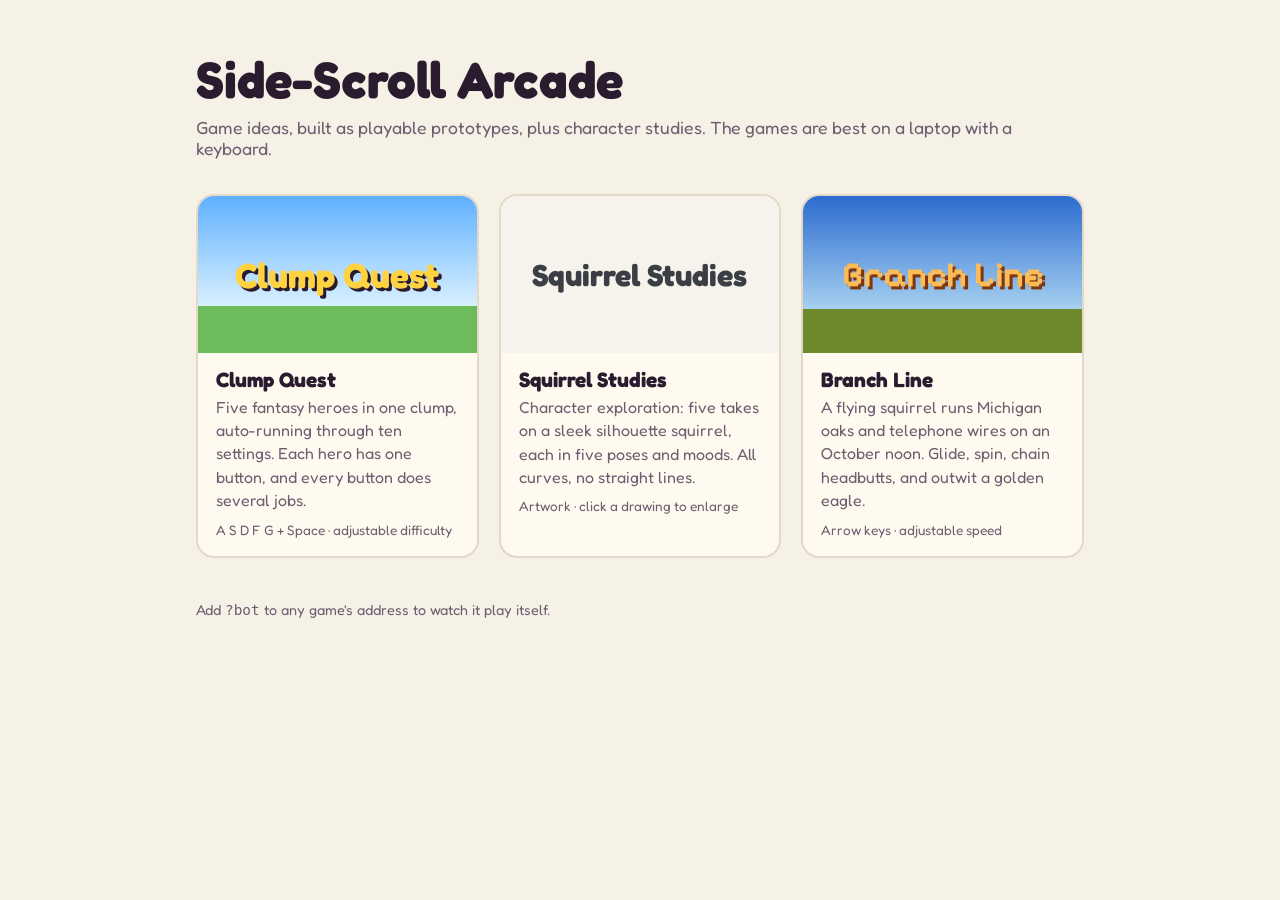
<file: index.html>
<!doctype html>
<html lang="en">
<head>
<meta charset="utf-8">
<meta name="viewport" content="width=device-width, initial-scale=1">
<title>Side-Scroll Arcade</title>
<link rel="icon" href="data:,">
<link rel="preconnect" href="https://fonts.googleapis.com">
<link rel="preconnect" href="https://fonts.gstatic.com" crossorigin>
<link href="https://fonts.googleapis.com/css2?family=Fredoka:wght@400;600;700&family=Pixelify+Sans:wght@700&display=swap" rel="stylesheet">
<style>
  :root { --bg: #16121f; --card: #241d33; --ink: #f4efe6; --dim: #b7aec6; --line: #3a3050; }
  @media (prefers-color-scheme: light) { :root:not([data-theme="dark"]) { --bg: #f6f1e7; --card: #fffaf0; --ink: #2b1b2e; --dim: #6b5f70; --line: #e4d9c6; } }
  * { box-sizing: border-box; }
  body { margin: 0; background: var(--bg); color: var(--ink); font-family: Fredoka, system-ui, sans-serif; }
  main { max-width: 920px; margin: 0 auto; padding: 48px 16px 64px; }
  h1 { font-size: clamp(2rem, 6vw, 3.2rem); margin: 0; }
  .lede { color: var(--dim); font-size: 1.1rem; margin: .4em 0 2em; }
  .grid { display: grid; grid-template-columns: repeat(auto-fit, minmax(260px, 1fr)); gap: 20px; }
  a.card { display: block; text-decoration: none; color: inherit; background: var(--card); border: 2px solid var(--line); border-radius: 18px; overflow: hidden; transition: transform .15s, box-shadow .15s; }
  a.card:hover, a.card:focus-visible { transform: translateY(-3px); box-shadow: 0 10px 0 rgba(0,0,0,.18); }
  .art { aspect-ratio: 16 / 9; display: flex; align-items: center; justify-content: center; font-size: 2.2rem; font-weight: 700; }
  .clump .art { background: linear-gradient(#5fb0ff, #d8f0ff 70%, #6dbb5a 70%); color: #2b1b2e; }
  .clump .art span { color: #ffd23f; text-shadow: 3px 3px 0 #2b1b2e; }
  .branch .art { background: linear-gradient(#2c6bd0, #a6d0f0 72%, #6c8a2c 72%); font-family: "Pixelify Sans", monospace; }
  .branch .art span { color: #ffbc55; text-shadow: 3px 3px 0 #7e360e; }
  .studies .art { background: #f6f3ec; }
  .studies .art span { color: #3b3f45; font-size: 1.9rem; }
  .body { padding: 14px 18px 18px; }
  .body h2 { margin: 0 0 .2em; font-size: 1.3rem; }
  .body p { margin: 0; color: var(--dim); line-height: 1.45; }
  .tags { margin-top: .7em; font-size: .85rem; color: var(--dim); }
  footer { margin-top: 3em; color: var(--dim); font-size: .9rem; }
</style>
</head>
<body>
<main>
  <h1>Side-Scroll Arcade</h1>
  <p class="lede">Game ideas, built as playable prototypes, plus character studies. The games are best on a laptop with a keyboard.</p>
  <div class="grid">
    <a class="card clump" href="clump-quest/">
      <div class="art"><span>Clump Quest</span></div>
      <div class="body">
        <h2>Clump Quest</h2>
        <p>Five fantasy heroes in one clump, auto-running through ten settings. Each hero has one button, and every button does several jobs.</p>
        <div class="tags">A S D F G + Space · adjustable difficulty</div>
      </div>
    </a>
    <a class="card studies" href="squirrel-studies/">
      <div class="art"><span>Squirrel Studies</span></div>
      <div class="body">
        <h2>Squirrel Studies</h2>
        <p>Character exploration: five takes on a sleek silhouette squirrel, each in five poses and moods. All curves, no straight lines.</p>
        <div class="tags">Artwork · click a drawing to enlarge</div>
      </div>
    </a>
    <a class="card branch" href="branch-line/">
      <div class="art"><span>Branch Line</span></div>
      <div class="body">
        <h2>Branch Line</h2>
        <p>A flying squirrel runs Michigan oaks and telephone wires on an October noon. Glide, spin, chain headbutts, and outwit a golden eagle.</p>
        <div class="tags">Arrow keys · adjustable speed</div>
      </div>
    </a>
  </div>
  <footer>Add <code>?bot</code> to any game's address to watch it play itself.</footer>
</main>
</body>
</html>
</file>
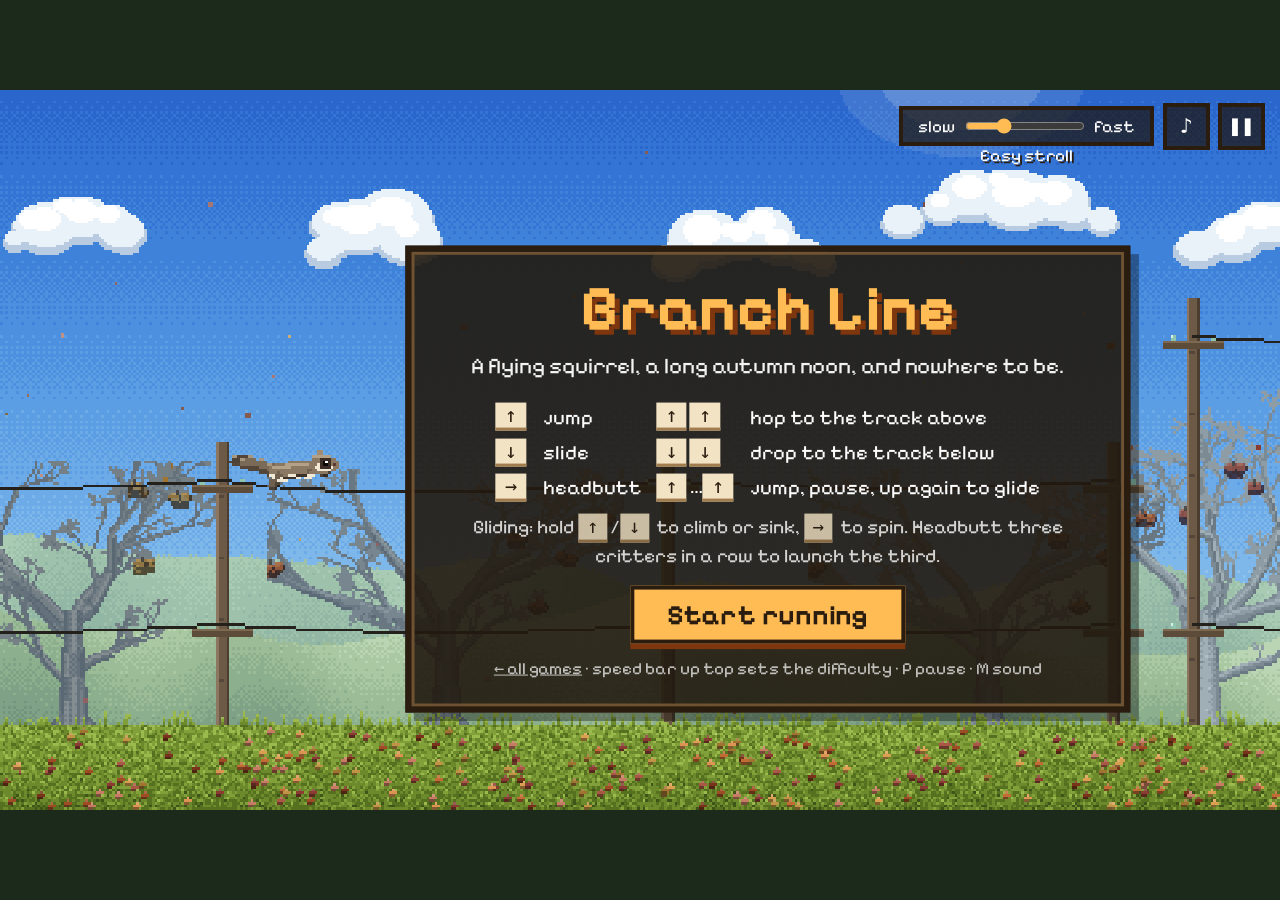
<file: branch-line/index.html>
<!doctype html>
<html lang="en">
<head>
<meta charset="utf-8">
<meta name="viewport" content="width=device-width, initial-scale=1, viewport-fit=cover, user-scalable=no">
<title>Branch Line</title>
<link rel="icon" href="data:,">
<link rel="preconnect" href="https://fonts.googleapis.com">
<link rel="preconnect" href="https://fonts.gstatic.com" crossorigin>
<link href="https://fonts.googleapis.com/css2?family=Pixelify+Sans:wght@400;600;700&display=swap" rel="stylesheet">
<link rel="stylesheet" href="../shared/portrait.css">
<link rel="stylesheet" href="style.css">
</head>
<body>
<div id="wrap">
  <canvas id="c" width="480" height="270"></canvas>
  <div id="score" class="hidden">0 m</div>
  <div id="toast" class="hidden"></div>

  <div id="topbar">
    <label id="diffbar">
      <span class="end">slow</span>
      <input id="diff" type="range" min="0" max="100" value="30" aria-label="Speed">
      <span class="end">fast</span>
      <output id="diffName"></output>
    </label>
    <button id="btnMute" title="Sound (M)" aria-label="Toggle sound">♪</button>
    <button id="btnPause" title="Pause (P)" aria-label="Pause">❚❚</button>
  </div>

  <div id="touch">
    <div class="pad left"><button id="tUp" aria-label="Jump">▲</button><button id="tDown" aria-label="Slide">▼</button></div>
    <div class="pad right"><button id="tRight" aria-label="Headbutt">▶</button></div>
  </div>

  <div id="title" class="panel">
    <h1>Branch Line</h1>
    <p class="tag">A flying squirrel, a long autumn noon, and nowhere to be.</p>
    <table class="keys">
      <tr><td><kbd>↑</kbd></td><td>jump</td><td><kbd>↑</kbd><kbd>↑</kbd></td><td>hop to the track above</td></tr>
      <tr><td><kbd>↓</kbd></td><td>slide</td><td><kbd>↓</kbd><kbd>↓</kbd></td><td>drop to the track below</td></tr>
      <tr><td><kbd>→</kbd></td><td>headbutt</td><td><kbd>↑</kbd>…<kbd>↑</kbd></td><td>jump, pause, up again to glide</td></tr>
    </table>
    <p class="tag small">Gliding: hold <kbd>↑</kbd>/<kbd>↓</kbd> to climb or sink, <kbd>→</kbd> to spin. Headbutt three critters in a row to launch the third.</p>
    <button id="btnStart" class="big">Start running</button>
    <p class="fine"><a href="../">← all games</a> · speed bar up top sets the difficulty · P pause · M sound</p>
  </div>

  <div id="pause" class="panel small hidden">
    <h2>Paused</h2>
    <button id="btnResume" class="big">Resume</button>
    <button id="btnRestart" class="plain">Start over</button>
  </div>

  <div id="over" class="panel small hidden">
    <h2>Out of acorns</h2>
    <p id="stats" class="tag"></p>
    <button id="btnRetry" class="big">Run again</button>
    <p class="fine">Too quick? Slide the speed bar toward slow.</p>
  </div>
</div>
<div id="rotate">
  <div class="phone">📱</div>
  <h2>Turn your phone sideways</h2>
  <p>Branch Line needs landscape. It's made for a keyboard's arrow keys, but the on-screen buttons work too.</p>
</div>
<script type="module" src="js/main.js"></script>
</body>
</html>
</file>
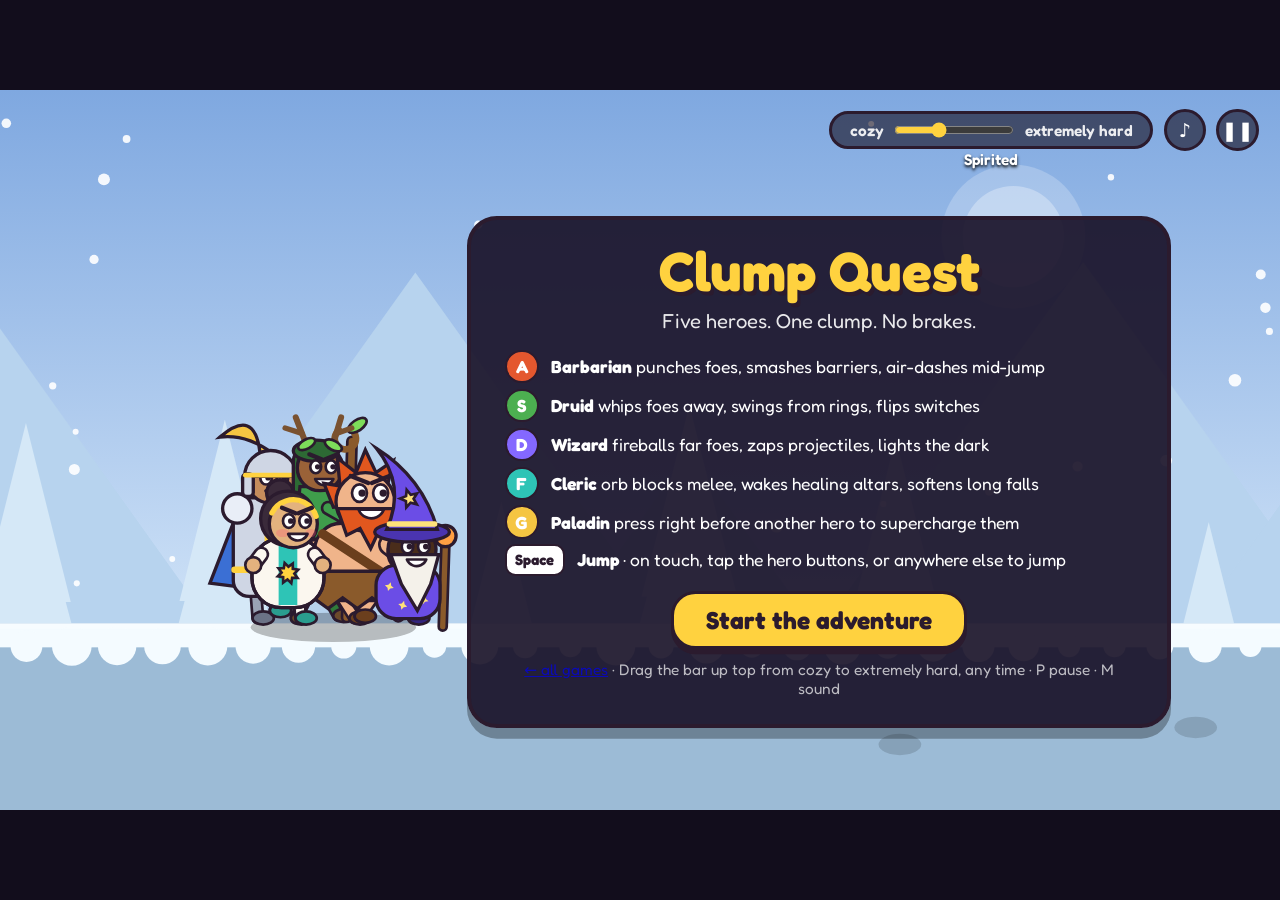
<file: clump-quest/index.html>
<!doctype html>
<html lang="en">
<head>
<meta charset="utf-8">
<meta name="viewport" content="width=device-width, initial-scale=1, viewport-fit=cover, user-scalable=no">
<title>Clump Quest</title>
<link rel="icon" href="data:,">
<link rel="preconnect" href="https://fonts.googleapis.com">
<link rel="preconnect" href="https://fonts.gstatic.com" crossorigin>
<link href="https://fonts.googleapis.com/css2?family=Fredoka:wght@400;600;700&display=swap" rel="stylesheet">
<link rel="stylesheet" href="../shared/portrait.css">
<link rel="stylesheet" href="style.css">
</head>
<body>
<div id="wrap">
  <canvas id="c"></canvas>

  <div id="topbar">
    <label id="diffbar">
      <span class="end">cozy</span>
      <input id="diff" type="range" min="0" max="100" value="35" aria-label="Difficulty">
      <span class="end">extremely hard</span>
      <output id="diffName"></output>
    </label>
    <button id="btnMute" title="Sound (M)" aria-label="Toggle sound">♪</button>
    <button id="btnPause" title="Pause (P)" aria-label="Pause">❚❚</button>
  </div>

  <div id="title" class="panel">
    <h1>Clump Quest</h1>
    <p class="tag">Five heroes. One clump. No brakes.</p>
    <ul class="heroes">
      <li><b class="k" style="--c:#e4572e">A</b><span><strong>Barbarian</strong> punches foes, smashes barriers, air-dashes mid-jump</span></li>
      <li><b class="k" style="--c:#4caf50">S</b><span><strong>Druid</strong> whips foes away, swings from rings, flips switches</span></li>
      <li><b class="k" style="--c:#8468ff">D</b><span><strong>Wizard</strong> fireballs far foes, zaps projectiles, lights the dark</span></li>
      <li><b class="k" style="--c:#2ec4b6">F</b><span><strong>Cleric</strong> orb blocks melee, wakes healing altars, softens long falls</span></li>
      <li><b class="k" style="--c:#f5c542">G</b><span><strong>Paladin</strong> press right before another hero to supercharge them</span></li>
      <li><b class="k wide" style="--c:#fff;color:#2b1b2e">Space</b><span><strong>Jump</strong> · on touch, tap the hero buttons, or anywhere else to jump</span></li>
    </ul>
    <button id="btnStart" class="big">Start the adventure</button>
    <p class="fine"><a href="../">← all games</a> · Drag the bar up top from cozy to extremely hard, any time · P pause · M sound</p>
  </div>

  <div id="pause" class="panel small hidden">
    <h2>Paused</h2>
    <button id="btnResume" class="big">Resume</button>
    <button id="btnRestart" class="plain">Start over</button>
  </div>

  <div id="over" class="panel small hidden">
    <h2>The clump has clumped its last</h2>
    <p id="stats" class="tag"></p>
    <button id="btnRetry" class="big">Go again</button>
    <p class="fine">Too spicy? Slide the bar toward cozy.</p>
  </div>
</div>
<div id="rotate">
  <div class="phone">📱</div>
  <h2>Turn your phone sideways</h2>
  <p>Clump Quest needs landscape. It plays best on a laptop with a keyboard, but the on-screen buttons work too.</p>
</div>
<script type="module" src="js/main.js"></script>
</body>
</html>
</file>
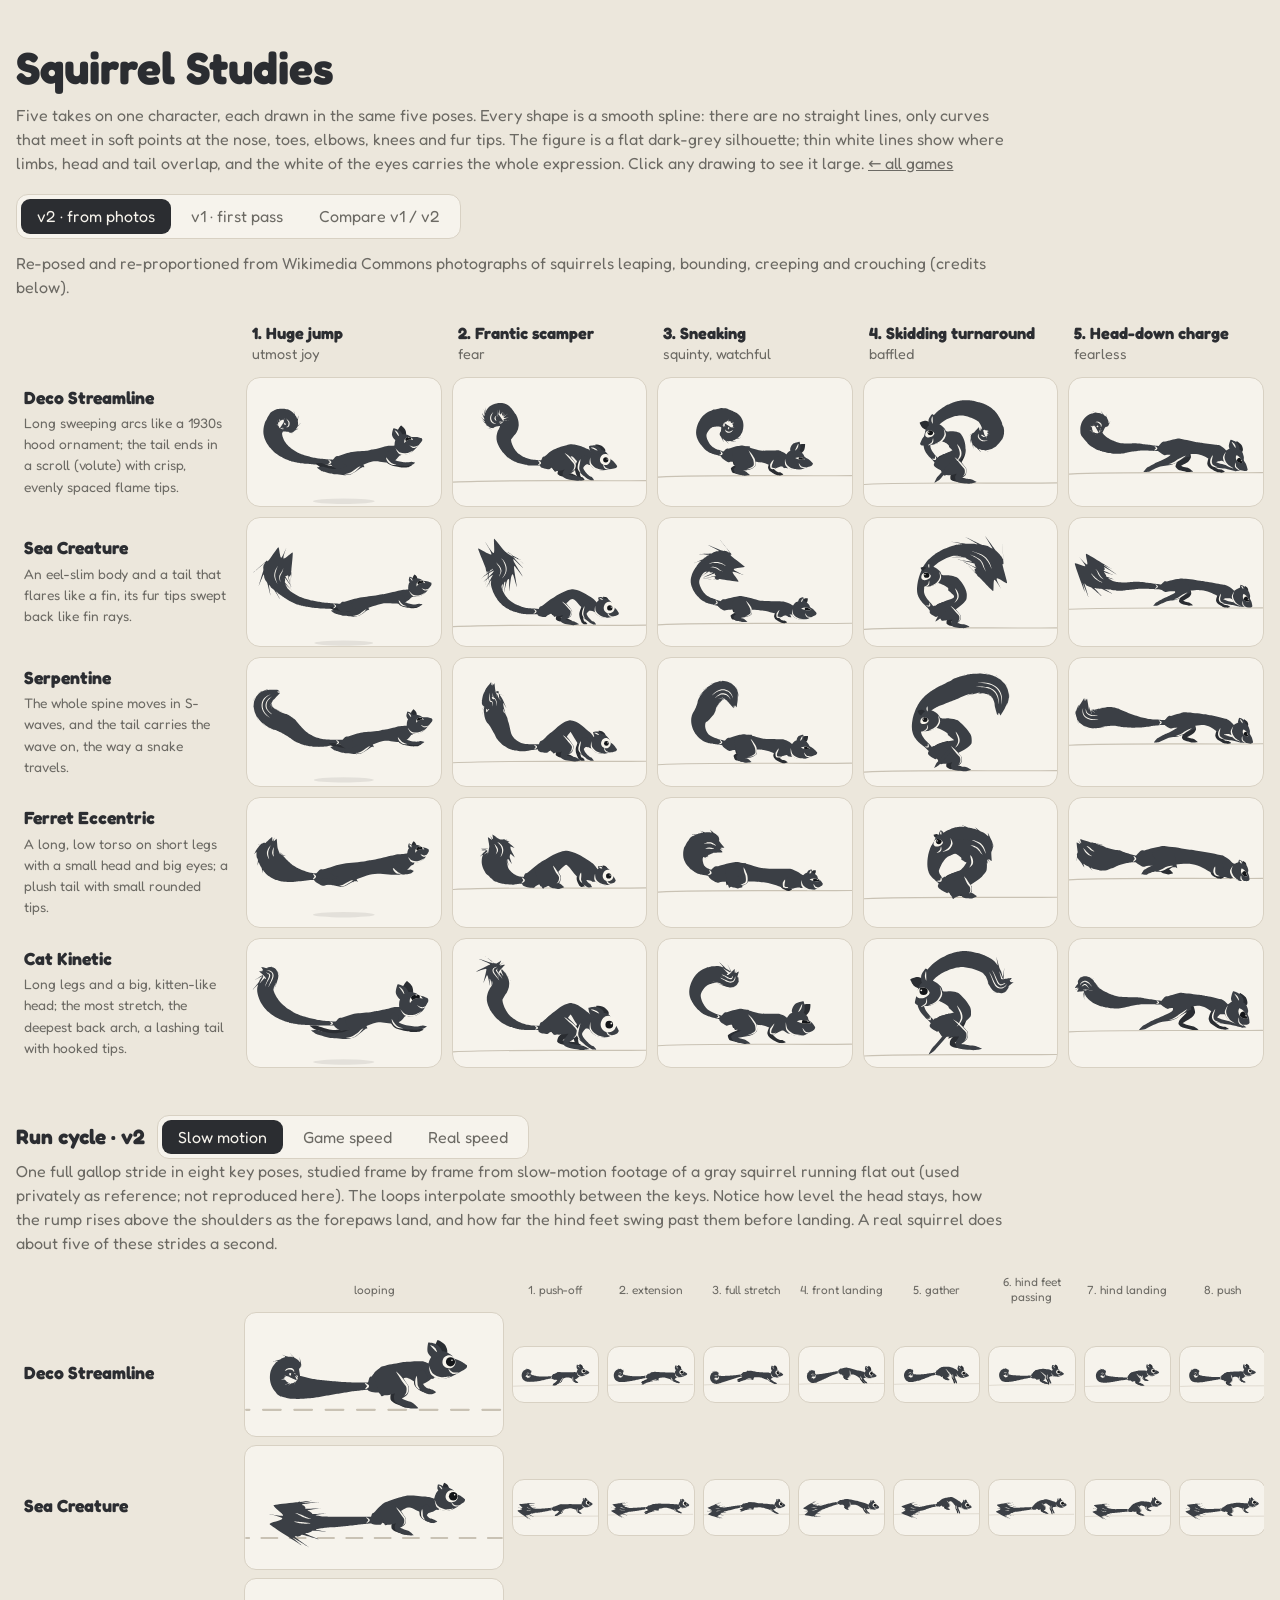
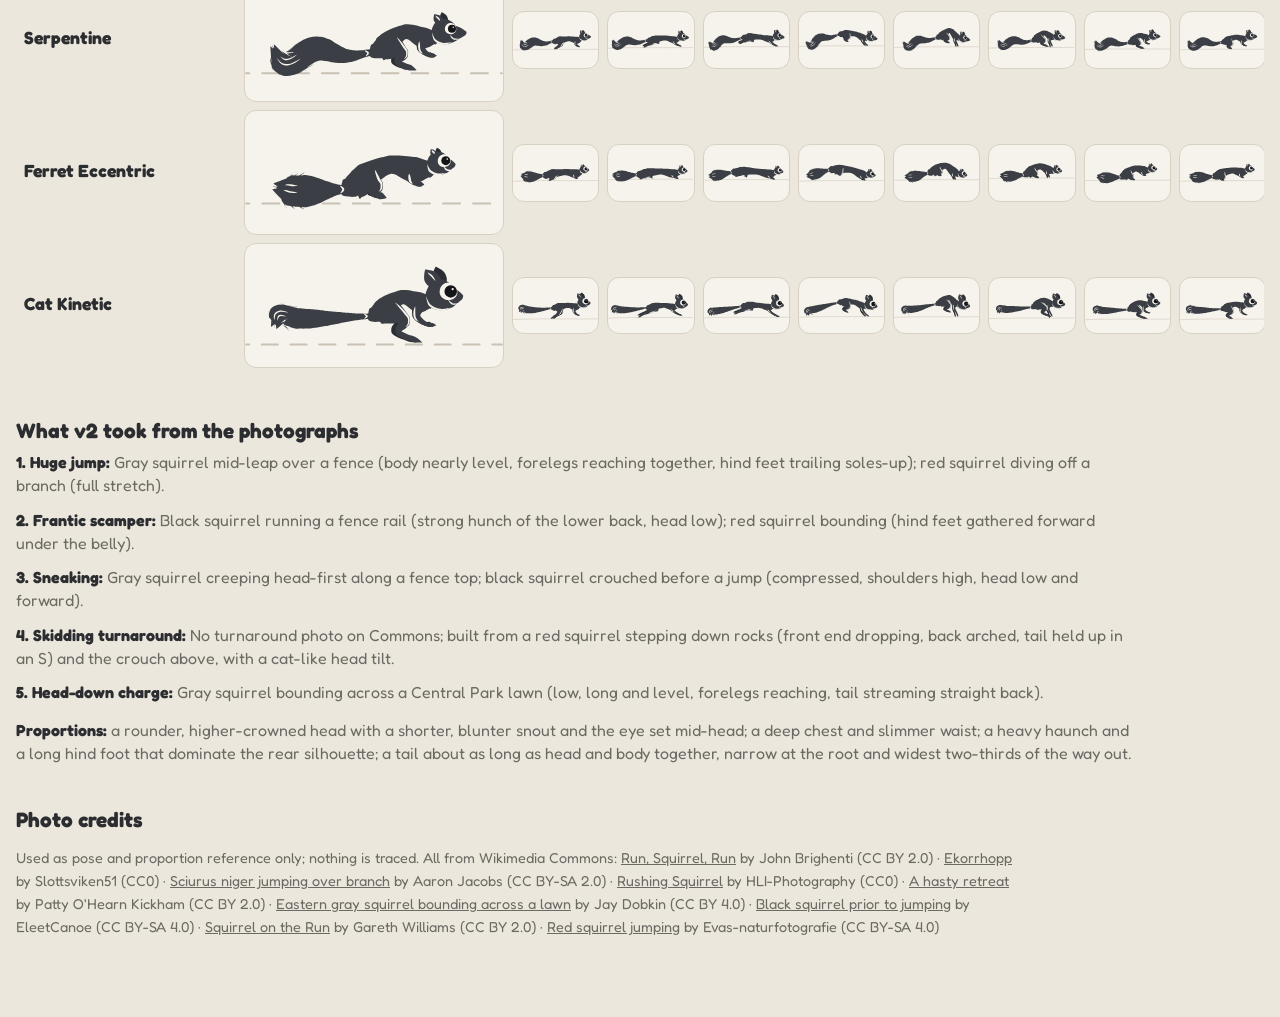
<file: squirrel-studies/index.html>
<!doctype html>
<html lang="en">
<head>
<meta charset="utf-8">
<meta name="viewport" content="width=device-width, initial-scale=1">
<title>Squirrel Studies</title>
<link rel="icon" href="data:,">
<link rel="preconnect" href="https://fonts.googleapis.com">
<link rel="preconnect" href="https://fonts.gstatic.com" crossorigin>
<link href="https://fonts.googleapis.com/css2?family=Fredoka:wght@400;600;700&display=swap" rel="stylesheet">
<style>
  :root { --bg: #ece7dc; --paper: #f6f3ec; --ink: #2b2d31; --dim: #6c6a64; --line: #d8d1c3; }
  * { box-sizing: border-box; }
  body { margin: 0; background: var(--bg); color: var(--ink); font-family: Fredoka, system-ui, sans-serif; }
  main { max-width: 1500px; margin: 0 auto; padding: 40px 16px 64px; }
  h1 { margin: 0; font-size: clamp(1.8rem, 5vw, 2.8rem); }
  h2 { margin: 2em 0 .4em; font-size: 1.3rem; }
  .lede { max-width: 62em; color: var(--dim); line-height: 1.5; margin: .5em 0 1.2em; }
  a { color: inherit; }
  .tabs { display: inline-flex; gap: 4px; padding: 4px; background: var(--paper); border: 1px solid var(--line); border-radius: 12px; margin-bottom: 1.2em; }
  .tabs button { font: inherit; border: 0; background: none; padding: .45em 1em; border-radius: 9px; cursor: pointer; color: var(--dim); }
  .tabs button[aria-selected="true"] { background: var(--ink); color: var(--paper); }
  .about { color: var(--dim); margin: -.4em 0 1.2em; max-width: 62em; line-height: 1.5; }
  .scroll { overflow-x: auto; padding-bottom: 8px; }
  .grid { display: grid; grid-template-columns: 220px repeat(5, minmax(170px, 1fr)); gap: 10px; min-width: 1100px; }
  .colhead { padding: 4px 6px; }
  .colhead b { display: block; font-size: 1.02rem; }
  .colhead span { color: var(--dim); font-size: .9rem; }
  .rowhead { padding: 10px 8px; align-self: center; }
  .rowhead b { display: block; font-size: 1.1rem; margin-bottom: .25em; }
  .rowhead span { color: var(--dim); font-size: .86rem; line-height: 1.4; }
  .cell { background: var(--paper); border: 1px solid var(--line); border-radius: 14px; display: flex; flex-direction: column; overflow: hidden; cursor: zoom-in; }
  .cell .fig { aspect-ratio: 5 / 3.3; display: flex; position: relative; }
  .cell .fig + .fig { border-top: 1px dashed var(--line); }
  .cell .tag { position: absolute; top: 6px; left: 8px; font-size: .72rem; color: var(--dim); background: var(--paper); padding: 0 .3em; border-radius: 4px; }
  .cell svg { width: 100%; height: 100%; display: block; }
  .refs { list-style: none; padding: 0; margin: 0; display: grid; gap: .7em; max-width: 70em; }
  .refs li { color: var(--dim); line-height: 1.45; }
  .refs b { color: var(--ink); }
  .credits { color: var(--dim); font-size: .9rem; line-height: 1.6; max-width: 70em; }
  dialog { border: 0; border-radius: 18px; padding: 0; background: var(--paper); width: min(92vw, 1100px); }
  dialog::backdrop { background: rgba(20, 18, 14, .6); }
  dialog svg { width: 100%; height: auto; max-height: 38vh; display: block; }
  dialog .one svg { max-height: 78vh; }
  dialog .row { position: relative; }
  dialog .row + .row { border-top: 1px dashed var(--line); }
  dialog .row .tag { position: absolute; top: 10px; left: 14px; color: var(--dim); font-size: .85rem; }
  dialog p { margin: 0; padding: 10px 18px 16px; color: var(--dim); }
  .runhead { display: flex; flex-wrap: wrap; align-items: center; gap: 12px; margin: 2.4em 0 .4em; }
  .runhead h2 { margin: 0; }
  .runs { display: grid; grid-template-columns: 220px minmax(260px, 1.6fr) repeat(8, minmax(80px, 1fr)); gap: 8px; min-width: 1250px; align-items: center; }
  .runs .loop, .runs .key { background: var(--paper); border: 1px solid var(--line); border-radius: 12px; }
  .runs .loop { aspect-ratio: 5 / 2.4; }
  .runs .key { aspect-ratio: 5 / 3.3; }
  .runs svg { width: 100%; height: 100%; display: block; }
  .runs .klabel { font-size: .74rem; color: var(--dim); text-align: center; }
  @media (max-width: 700px) { .grid { grid-template-columns: 130px repeat(5, 170px); min-width: 0; } .rowhead span { display: none; } }
</style>
</head>
<body>
<main>
  <h1>Squirrel Studies</h1>
  <p class="lede">Five takes on one character, each drawn in the same five poses. Every shape is a smooth spline: there are no straight lines, only curves that meet in soft points at the nose, toes, elbows, knees and fur tips. The figure is a flat dark-grey silhouette; thin white lines show where limbs, head and tail overlap, and the white of the eyes carries the whole expression. Click any drawing to see it large. <a href="../">← all games</a></p>
  <div class="tabs" role="tablist">
    <button role="tab" data-mode="v2" aria-selected="true">v2 · from photos</button>
    <button role="tab" data-mode="v1" aria-selected="false">v1 · first pass</button>
    <button role="tab" data-mode="both" aria-selected="false">Compare v1 / v2</button>
  </div>
  <p class="about" id="about"></p>
  <div class="scroll"><div class="grid" id="grid"></div></div>

  <div class="runhead">
    <h2>Run cycle · v2</h2>
    <div class="tabs" role="tablist" id="speed" style="margin:0">
      <button role="tab" data-s="0.45" aria-selected="true">Slow motion</button>
      <button role="tab" data-s="1.6" aria-selected="false">Game speed</button>
      <button role="tab" data-s="5" aria-selected="false">Real speed</button>
    </div>
  </div>
  <p class="about">One full gallop stride in eight key poses, studied frame by frame from slow-motion footage of a gray squirrel running flat out (used privately as reference; not reproduced here). The loops interpolate smoothly between the keys. Notice how level the head stays, how the rump rises above the shoulders as the forepaws land, and how far the hind feet swing past them before landing. A real squirrel does about five of these strides a second.</p>
  <div class="scroll"><div class="runs" id="runs"></div></div>

  <h2>What v2 took from the photographs</h2>
  <ul class="refs" id="refs"></ul>
  <ul class="refs" style="margin-top:.9em">
    <li><b>Proportions:</b> a rounder, higher-crowned head with a shorter, blunter snout and the eye set mid-head; a deep chest and slimmer waist; a heavy haunch and a long hind foot that dominate the rear silhouette; a tail about as long as head and body together, narrow at the root and widest two-thirds of the way out.</li>
  </ul>
  <h2>Photo credits</h2>
  <p class="credits">Used as pose and proportion reference only; nothing is traced. All from Wikimedia Commons:
    <a href="https://commons.wikimedia.org/wiki/File:Run,_Squirrel,_Run_-_Flickr_-_John_Brighenti.jpg">Run, Squirrel, Run</a> by John Brighenti (CC BY 2.0) ·
    <a href="https://commons.wikimedia.org/wiki/File:Ekorrhopp.jpg">Ekorrhopp</a> by Slottsviken51 (CC0) ·
    <a href="https://commons.wikimedia.org/wiki/File:Sciurus_niger_jumping_over_branch_2005-11-21.jpg">Sciurus niger jumping over branch</a> by Aaron Jacobs (CC BY-SA 2.0) ·
    <a href="https://commons.wikimedia.org/wiki/File:Rushing_Squirrel_(53891801318).jpg">Rushing Squirrel</a> by HLI-Photography (CC0) ·
    <a href="https://commons.wikimedia.org/wiki/File:A_hasty_retreat_(443441005).jpg">A hasty retreat</a> by Patty O'Hearn Kickham (CC BY 2.0) ·
    <a href="https://commons.wikimedia.org/wiki/File:Eastern_gray_squirrel_(Sciurus_carolinensis)_bounding_across_a_lawn_in_Central_Park_2018.jpeg">Eastern gray squirrel bounding across a lawn</a> by Jay Dobkin (CC BY 4.0) ·
    <a href="https://commons.wikimedia.org/wiki/File:Black_squirrel_prior_to_jumping.jpg">Black squirrel prior to jumping</a> by EleetCanoe (CC BY-SA 4.0) ·
    <a href="https://commons.wikimedia.org/wiki/File:Squirrel_on_the_Run_-_Aug_2008_-_Neighbour%27s_Garden_Fence.jpg">Squirrel on the Run</a> by Gareth Williams (CC BY 2.0) ·
    <a href="https://commons.wikimedia.org/wiki/File:Red_squirrel_jumping.jpg">Red squirrel jumping</a> by Evas-naturfotografie (CC BY-SA 4.0)
  </p>
</main>
<dialog id="zoom"><div id="zoomArt"></div><p id="zoomCap"></p></dialog>
<script type="module">
  import * as V2 from './rig.js';
  import * as V1 from './rig-v1.js';
  const ABOUT = {
    v2: 'Re-posed and re-proportioned from Wikimedia Commons photographs of squirrels leaping, bounding, creeping and crouching (credits below).',
    v1: 'The first pass, drawn from general knowledge of squirrel anatomy before looking at reference photos.',
    both: 'Each cell shows v1 on top and v2 below, same version and pose, so the changes are easy to see.',
  };
  const grid = document.getElementById('grid');
  let mode = 'v2';
  const find = (R, v, p) => [R.VERSIONS.find((x) => x.key === v), R.POSES.find((x) => x.key === p)];
  const fig = (R, v, p, tag) => { const [V, P] = find(R, v, p); return `<div class="fig">${tag ? `<span class="tag">${tag}</span>` : ''}${R.figureSVG(P, V)}</div>`; };
  function draw() {
    const R = mode === 'v1' ? V1 : V2;
    document.getElementById('about').textContent = ABOUT[mode];
    grid.innerHTML = '<div></div>' + R.POSES.map((p, i) => `<div class="colhead"><b>${i + 1}. ${p.title}</b><span>${p.mood}</span></div>`).join('');
    for (const V of R.VERSIONS) {
      grid.insertAdjacentHTML('beforeend', `<div class="rowhead"><b>${V.name}</b><span>${V.note}</span></div>`);
      for (const P of R.POSES) {
        const inner = mode === 'both' ? fig(V1, V.key, P.key, 'v1') + fig(V2, V.key, P.key, 'v2') : fig(R, V.key, P.key);
        grid.insertAdjacentHTML('beforeend', `<div class="cell" data-v="${V.key}" data-p="${P.key}">${inner}</div>`);
      }
    }
  }
  document.getElementById('refs').innerHTML = V2.POSES.map((p, i) => `<li><b>${i + 1}. ${p.title}:</b> ${p.ref}</li>`).join('');
  for (const b of document.querySelectorAll('.tabs button')) {
    b.addEventListener('click', () => {
      mode = b.dataset.mode;
      for (const o of document.querySelectorAll('.tabs button')) o.setAttribute('aria-selected', o === b);
      draw();
    });
  }
  draw();

  // ---- run cycle ----
  const runs = document.getElementById('runs');
  const keyNames = V2.RUN.map((k) => k.title);
  runs.insertAdjacentHTML('beforeend', '<div></div><div class="klabel">looping</div>' + keyNames.map((k, i) => `<div class="klabel">${i + 1}. ${k}</div>`).join(''));
  const frame = {}; // per version: fixed framing so the loop doesn't jitter
  for (const V of V2.VERSIONS) {
    const boxes = V2.RUN.map((_, i) => V2.squirrel(V2.runKey(i), V));
    const xs = boxes.flatMap((b) => [b.box[0], b.box[2]]), ys = boxes.flatMap((b) => [b.box[1], b.box[3]]);
    const ground = Math.max(...boxes.map((b) => b.groundY));
    frame[V.key] = { center: [(Math.min(...xs) + Math.max(...xs)) / 2, (Math.min(...ys) + ground) / 2], ground, w: Math.max(...xs) - Math.min(...xs) + 0.5 };
    runs.insertAdjacentHTML('beforeend', `<div class="rowhead"><b>${V.name}</b></div><div class="loop" id="loop-${V.key}"></div>`
      + V2.RUN.map((_, i) => `<div class="key">${V2.figureSVG(V2.runKey(i), V)}</div>`).join(''));
  }
  let rate = 0.45, phase = 0, last = performance.now(), dist = 0;
  for (const b of document.querySelectorAll('#speed button')) {
    b.addEventListener('click', () => { rate = +b.dataset.s; for (const o of document.querySelectorAll('#speed button')) o.setAttribute('aria-selected', o === b); });
  }
  function tick(now) {
    const dt = Math.min(0.05, (now - last) / 1000);
    last = now;
    phase += dt * rate;
    dist += dt * rate * 1.9; // a stride covers roughly two body lengths
    const P = V2.runPose(phase);
    for (const V of V2.VERSIONS) {
      const F = frame[V.key];
      document.getElementById('loop-' + V.key).innerHTML = V2.figureSVG(P, V, { center: F.center, ground: F.ground, w: F.w, h: F.w * 2.4 / 5, scroll: dist });
    }
    requestAnimationFrame(tick);
  }
  if (!matchMedia('(prefers-reduced-motion: reduce)').matches) requestAnimationFrame(tick);
  else for (const V of V2.VERSIONS) { const F = frame[V.key]; document.getElementById('loop-' + V.key).innerHTML = V2.figureSVG(V2.runPose(0.2), V, { center: F.center, ground: F.ground, w: F.w, h: F.w * 2.4 / 5, scroll: 0 }); }

  const dlg = document.getElementById('zoom');
  grid.addEventListener('click', (e) => {
    const cell = e.target.closest('.cell');
    if (!cell) return;
    const { v, p } = cell.dataset, art = document.getElementById('zoomArt');
    const row = (R, tag) => { const [V, P] = find(R, v, p); return `<div class="row"><span class="tag">${tag}</span>${R.figureSVG(P, V)}</div>`; };
    art.className = mode === 'both' ? '' : 'one';
    art.innerHTML = mode === 'both' ? row(V1, 'v1') + row(V2, 'v2') : row(mode === 'v1' ? V1 : V2, mode);
    const [V, P] = find(V2, v, p);
    document.getElementById('zoomCap').textContent = `${V.name} · ${P.title}, ${P.mood}`;
    dlg.showModal();
  });
  dlg.addEventListener('click', () => dlg.close());
</script>
</body>
</html>
</file>
<file: shared/portrait.css>
/* "Turn your phone sideways" card for 16:9 games. Each game supplies the #rotate markup. */
#rotate {
  display: none; position: fixed; inset: 0; z-index: 10; padding: 2em; text-align: center;
  background: var(--rotate-bg, #120d1c); color: #fff;
  flex-direction: column; align-items: center; justify-content: center; font-size: 18px;
}
#rotate .phone { font-size: 4em; animation: rotate-tip 2.4s ease-in-out infinite; }
#rotate h2 { color: var(--rotate-accent, #ffd23f); margin: .6em 0 .3em; }
#rotate p { margin: 0; max-width: 20em; opacity: .85; line-height: 1.5; }
@keyframes rotate-tip { 0%, 30% { transform: rotate(0); } 60%, 100% { transform: rotate(-90deg); } }
@media (orientation: portrait) and (max-width: 700px) { #rotate { display: flex; } }
</file>
<file: branch-line/style.css>
* { box-sizing: border-box; }
html, body {
  margin: 0; height: 100%; background: #1b2a1a; overflow: hidden; color: #fff;
  font-family: "Pixelify Sans", ui-monospace, monospace;
  -webkit-user-select: none; user-select: none; touch-action: none;
}
body { display: flex; align-items: center; justify-content: center; --rotate-bg: #1b2a1a; --rotate-accent: #ffbc55; }
#wrap { position: relative; }
canvas { display: block; width: 100%; height: 100%; image-rendering: pixelated; image-rendering: crisp-edges; }
.hidden { display: none !important; }

/* Sized in em; main.js sets #wrap's font-size to 8 game-pixels' worth. */
.box { background: rgba(28, 22, 14, .72); border: .25em solid #2a1d10; box-shadow: inset 0 0 0 .12em rgba(255,255,255,.12); }
#score { position: absolute; top: .55em; left: 50%; transform: translateX(-50%); font-size: 1.5em; font-weight: 700; text-shadow: .1em .1em 0 #2a1d10; }
#toast { position: absolute; top: 4.2em; left: 50%; transform: translateX(-50%); padding: .3em .9em; font-size: 1.2em; font-weight: 700; color: #ffe28a; background: rgba(28,22,14,.72); border: .2em solid #2a1d10; white-space: nowrap; }
#topbar { position: absolute; top: .6em; right: .7em; display: flex; align-items: center; gap: .4em; }
#diffbar { display: flex; align-items: center; gap: .45em; position: relative; padding: .25em .7em; background: rgba(28,22,14,.72); border: .2em solid #2a1d10; }
#diffbar .end { font-size: .8em; }
#diffName { position: absolute; top: 100%; left: 0; right: 0; margin-top: .2em; text-align: center; font-size: .8em; text-shadow: .1em .1em 0 #2a1d10; }
#diff { width: 9em; accent-color: #ffbc55; margin: 0; cursor: pointer; }
#topbar button { width: 2.2em; height: 2.2em; border: .2em solid #2a1d10; background: rgba(28,22,14,.72); color: #fff; font: inherit; cursor: pointer; padding: 0; }
#topbar button.off { opacity: .4; text-decoration: line-through; }

.panel {
  position: absolute; left: 50%; top: 54%; transform: translate(-50%, -50%); width: 34em; max-width: 92%;
  padding: 1.2em 1.6em 1.3em; text-align: center; background: rgba(34, 26, 16, .9); border: .3em solid #2a1d10;
  box-shadow: inset 0 0 0 .15em #6e5232, .4em .4em 0 rgba(0,0,0,.35);
}
.panel.small { width: 24em; }
#title { left: 60%; } /* leave the squirrel visible */
h1 { margin: 0; font-size: 3em; line-height: 1; color: #ffbc55; text-shadow: .08em .08em 0 #7e360e; }
h2 { margin: 0 0 .5em; font-size: 1.9em; color: #ffbc55; }
.tag { margin: .4em 0 .8em; font-size: 1.05em; line-height: 1.4; opacity: .95; }
.tag.small { font-size: .9em; opacity: .8; }
.fine { margin: .8em 0 0; font-size: .8em; opacity: .7; }
.fine a { color: inherit; }
.keys { margin: 0 auto .4em; border-collapse: collapse; font-size: .95em; text-align: left; }
.keys td { padding: .18em .35em; }
kbd { display: inline-block; min-width: 1.5em; padding: 0 .3em; margin-right: .15em; text-align: center; font: inherit; color: #2a1d10; background: #f2e3c4; border-bottom: .18em solid #a07c4e; }
button.big { font: inherit; font-size: 1.3em; font-weight: 700; color: #2a1d10; background: #ffbc55; border: .15em solid #2a1d10; box-shadow: 0 .2em 0 #7e360e; padding: .3em 1.2em; cursor: pointer; }
button.big:active { transform: translateY(.15em); box-shadow: none; }
button.plain { display: block; margin: .9em auto 0; font: inherit; color: #fff; background: none; border: 0; text-decoration: underline; cursor: pointer; opacity: .8; }

#touch { display: none; }
@media (pointer: coarse) {
  #touch { display: block; }
  #touch .pad { position: absolute; bottom: 1em; display: flex; flex-direction: column; gap: .6em; }
  #touch .left { left: 1em; }
  #touch .right { right: 1em; }
  #touch button { width: 4.4em; height: 4.4em; font-size: 1.2em; color: #fff; background: rgba(28,22,14,.45); border: .2em solid rgba(255,255,255,.5); border-radius: 50%; touch-action: none; }
}
</file>
<file: clump-quest/style.css>
* { box-sizing: border-box; }
html, body {
  margin: 0; height: 100%; background: #120d1c; overflow: hidden;
  font-family: Fredoka, "Trebuchet MS", system-ui, sans-serif; color: #fff;
  -webkit-user-select: none; user-select: none; touch-action: none;
}
body { display: flex; align-items: center; justify-content: center; }
#wrap { position: relative; }
canvas { display: block; width: 100%; height: 100%; touch-action: none; }
.hidden { display: none !important; }

/* Everything below is sized in em; main.js scales #wrap's font-size with the canvas. */
#topbar { position: absolute; top: .9em; right: 1em; display: flex; align-items: center; gap: .5em; }
#diffbar {
  display: flex; align-items: center; gap: .5em; position: relative;
  background: rgba(20, 14, 30, .6); border: .16em solid #2b1b2e; border-radius: 1em; padding: .3em .8em;
}
#diffbar .end { font-size: .72em; font-weight: 600; opacity: .9; white-space: nowrap; }
#diffName {
  position: absolute; top: 100%; left: 0; right: 0; margin-top: .25em; text-align: center;
  font-size: .72em; font-weight: 600; text-shadow: 0 .1em .2em #000;
}
#diff { width: 9em; accent-color: #ffd23f; cursor: pointer; margin: 0; }
#topbar button {
  width: 2.2em; height: 2.2em; border-radius: 50%; border: .16em solid #2b1b2e;
  background: rgba(20, 14, 30, .6); color: #fff; font: inherit; font-size: .9em; cursor: pointer; padding: 0;
}
#topbar button.off { opacity: .4; text-decoration: line-through; }

.panel {
  position: absolute; left: 50%; top: 53%; transform: translate(-50%, -50%);
  width: 33em; max-width: 94%; padding: 1.1em 1.6em 1.2em; text-align: center;
  background: rgba(24, 16, 38, .9); border: .22em solid #2b1b2e; border-radius: 1.4em;
  box-shadow: 0 .5em 0 rgba(0, 0, 0, .3);
}
.panel.small { width: 24em; }
#title { left: 64%; } /* leave the clump visible on the left */
h1 { font-size: 2.6em; margin: 0; line-height: 1; color: #ffd23f; text-shadow: .06em .08em 0 #2b1b2e; }
h2 { font-size: 1.6em; margin: 0 0 .5em; }
.tag { margin: .35em 0 .7em; font-size: .95em; opacity: .9; line-height: 1.5; }
.fine { margin: .7em 0 0; font-size: .72em; opacity: .7; }
.heroes { list-style: none; margin: 0 0 .9em; padding: 0; text-align: left; font-size: .82em; }
.heroes li { display: flex; align-items: center; gap: .7em; margin: .32em 0; }
.heroes strong { font-weight: 700; }
.k {
  flex: none; display: inline-flex; align-items: center; justify-content: center;
  width: 1.9em; height: 1.9em; border-radius: 50%; background: var(--c); border: .16em solid #2b1b2e; font-weight: 700;
}
.k.wide { width: auto; padding: 0 .55em; border-radius: .7em; font-size: .85em; height: 2.1em; }
button.big {
  font: inherit; font-weight: 700; font-size: 1.15em; color: #2b1b2e; background: #ffd23f;
  border: .16em solid #2b1b2e; border-radius: 1em; padding: .45em 1.3em; cursor: pointer;
  box-shadow: 0 .22em 0 #2b1b2e;
}
button.big:active { transform: translateY(.15em); box-shadow: 0 .07em 0 #2b1b2e; }
button.plain { display: block; margin: .9em auto 0; font: inherit; font-size: .85em; color: #fff; background: none; border: 0; text-decoration: underline; cursor: pointer; opacity: .8; }
</file>
